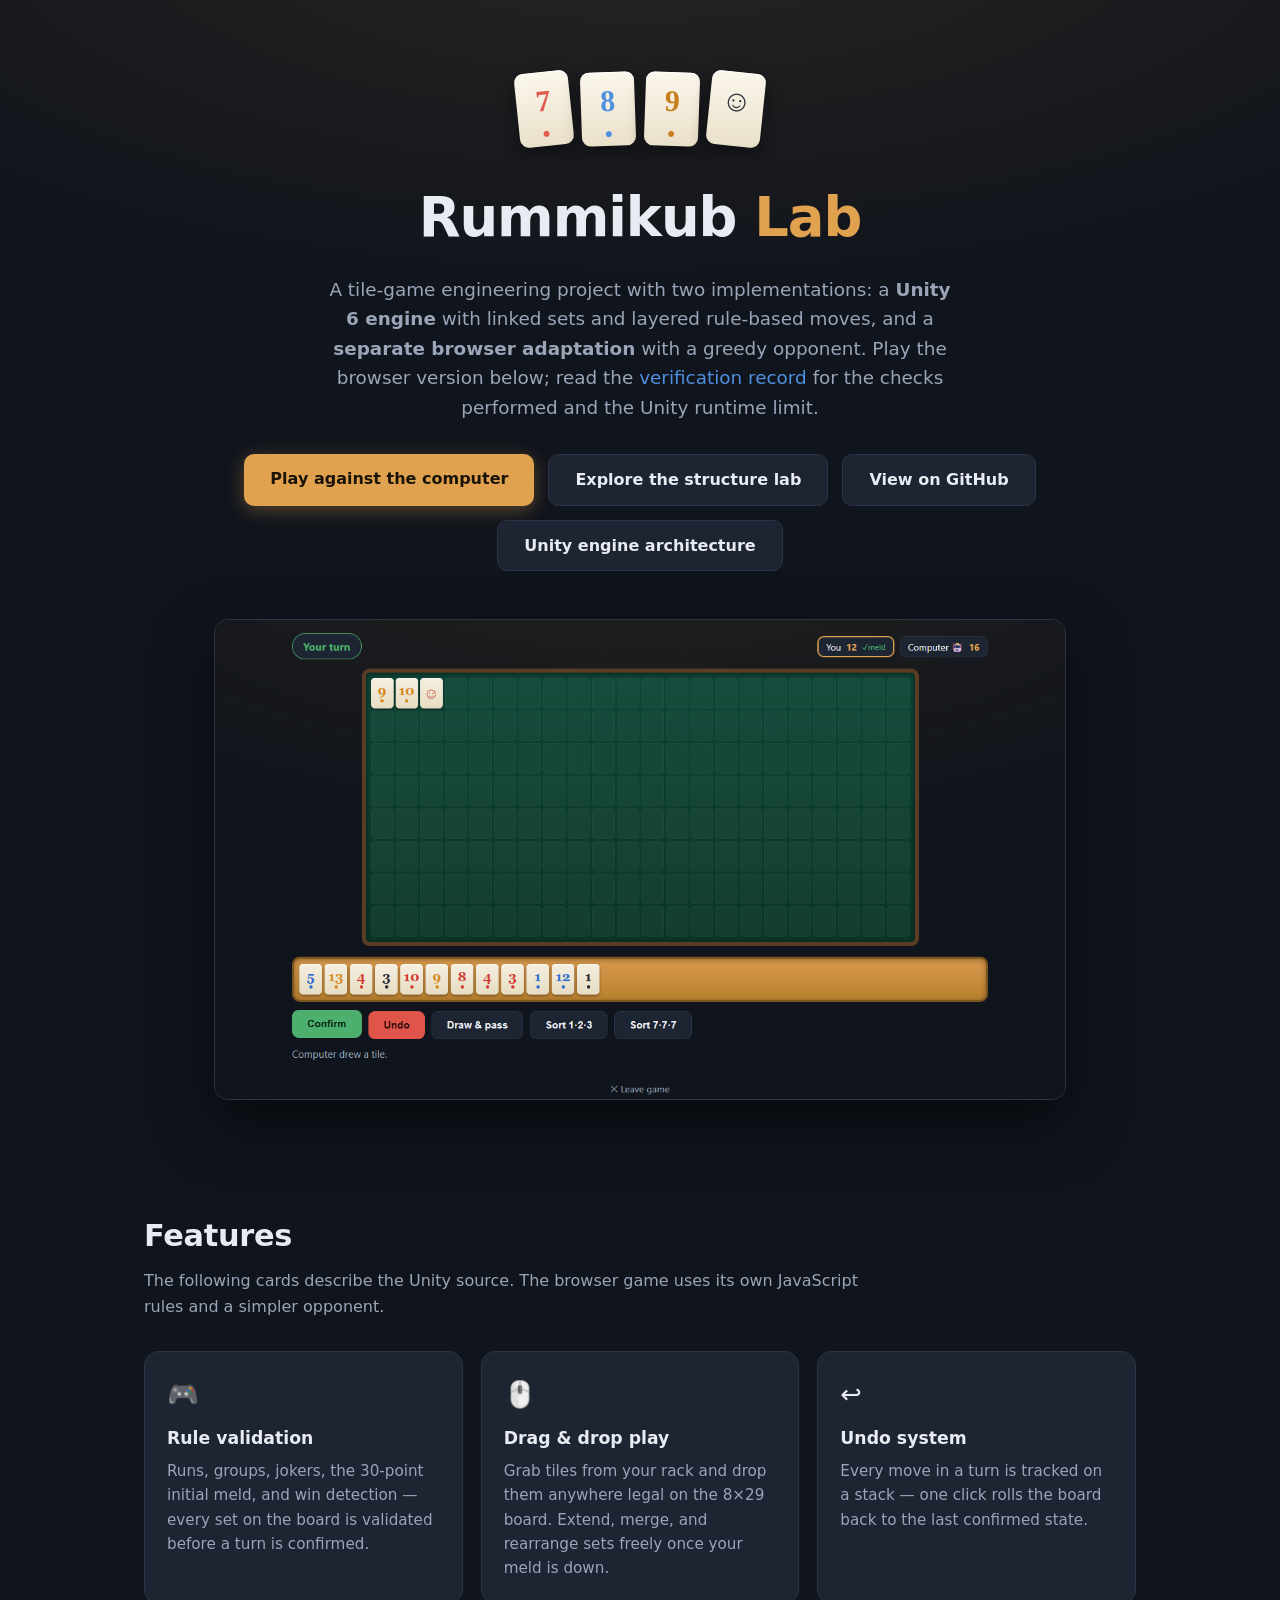
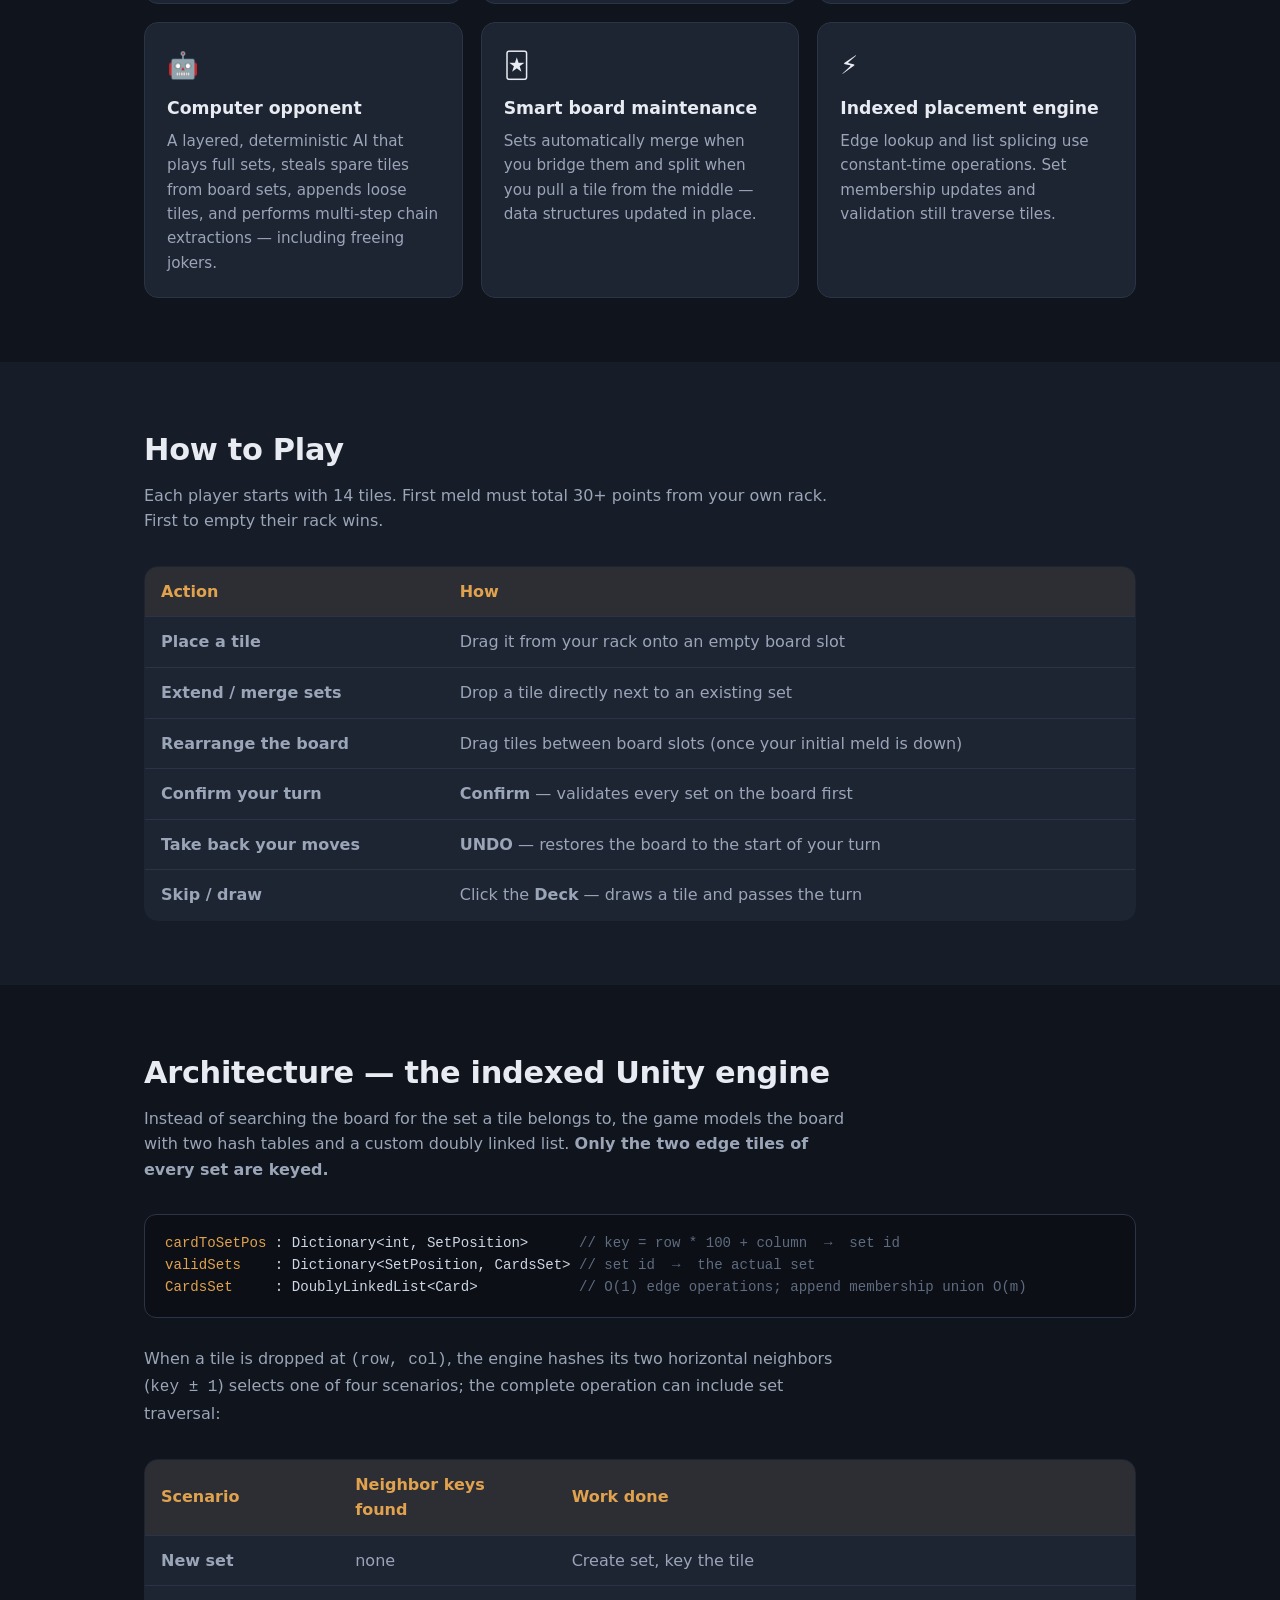
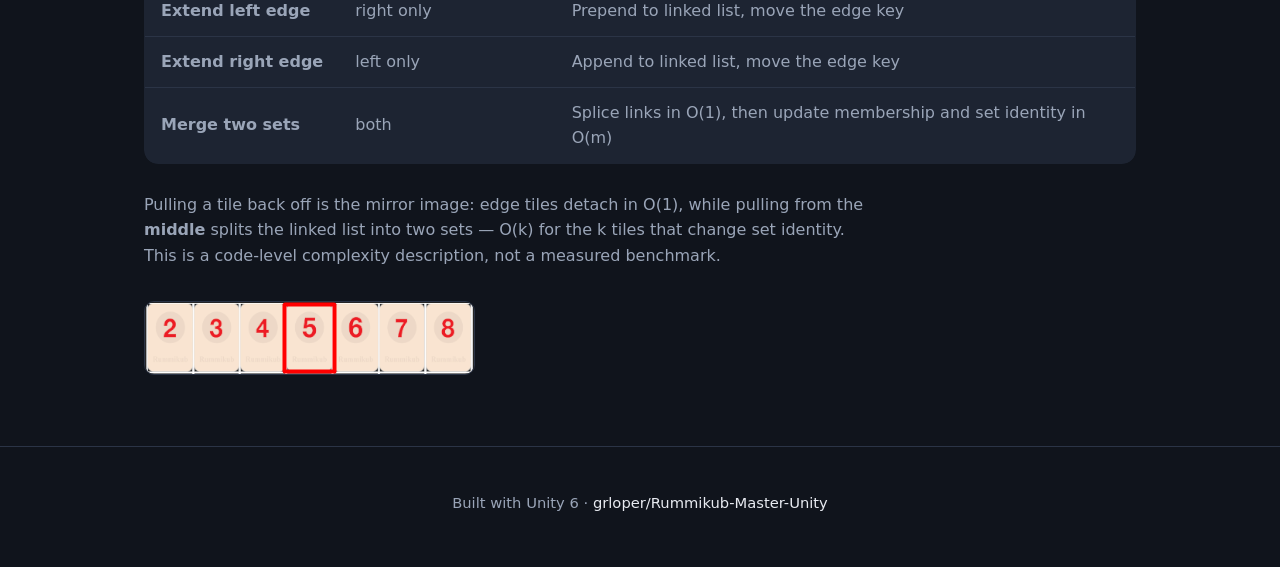
<file: docs/index.html>
<!DOCTYPE html>
<html lang="en">
<head>
<meta charset="UTF-8">
<meta name="viewport" content="width=device-width, initial-scale=1.0">
<title>Rummikub Lab | Unity engine and browser game</title>
<meta name="description" content="A Unity Rummikub project with a separate playable browser adaptation. See the verification record for tested rules and runtime limits.">
<meta property="og:title" content="Rummikub — Unity">
<meta property="og:description" content="A rule-based Unity engine and a separate greedy browser opponent. Source-derived architecture, repeatable checks, and an honest verification record.">
<meta property="og:image" content="https://grloper.github.io/Rummikub-Master-Unity/images/browser-verified.png">
<meta property="og:type" content="website">
<link rel="icon" href="data:image/svg+xml,&lt;svg xmlns='http://www.w3.org/2000/svg' viewBox='0 0 100 100'&gt;&lt;rect x='8' y='4' width='84' height='92' rx='14' fill='%23f5efe0'/&gt;&lt;text x='50' y='58' font-size='52' font-weight='bold' text-anchor='middle' fill='%23c0392b' font-family='Georgia,serif'&gt;7&lt;/text&gt;&lt;circle cx='50' cy='80' r='7' fill='%23c0392b'/&gt;&lt;/svg&gt;">
<style>
  :root {
    --bg: #10141c;
    --bg-soft: #171d28;
    --card: #1d2432;
    --line: #2b3446;
    --text: #e8ebf1;
    --muted: #9aa5b8;
    --tile: #f5efe0;
    --red: #e05a4e;
    --blue: #4e8fe0;
    --orange: #e0a24e;
    --black: #2e3440;
    --accent: #e0a24e;
  }
  * { margin: 0; padding: 0; box-sizing: border-box; }
  html { scroll-behavior: smooth; }
  body {
    background: var(--bg);
    color: var(--text);
    font-family: "Segoe UI", system-ui, -apple-system, Roboto, Helvetica, Arial, sans-serif;
    line-height: 1.6;
  }
  a { color: var(--blue); text-decoration: none; }
  a:hover { text-decoration: underline; }
  .wrap { max-width: 1040px; margin: 0 auto; padding: 0 24px; }

  header {
    padding: 72px 0 48px;
    background:
      radial-gradient(1000px 400px at 50% -100px, rgba(224,162,78,.12), transparent),
      var(--bg);
    text-align: center;
  }
  .tiles {
    display: flex; justify-content: center; gap: 10px; margin-bottom: 28px;
    perspective: 400px;
  }
  .tile {
    width: 54px; height: 74px; border-radius: 9px;
    background: linear-gradient(175deg, #fbf7ec, #e9e0c9);
    box-shadow: 0 6px 16px rgba(0,0,0,.45), inset 0 1px 0 #fff;
    display: flex; flex-direction: column; align-items: center; justify-content: center;
    font-family: Georgia, serif; font-size: 30px; font-weight: 700;
    transform: rotate(var(--r, 0deg));
  }
  .tile small { font-size: 14px; line-height: 1; margin-top: 2px; }
  .t-red { color: var(--red); }
  .t-blue { color: var(--blue); }
  .t-orange { color: #c77f1e; }
  .t-black { color: var(--black); }
  h1 { font-size: clamp(2.2rem, 6vw, 3.4rem); letter-spacing: -.02em; }
  h1 span { color: var(--accent); }
  .sub { color: var(--muted); font-size: 1.15rem; max-width: 640px; margin: 14px auto 0; }
  .cta { margin-top: 32px; display: flex; gap: 14px; justify-content: center; flex-wrap: wrap; }
  .btn {
    display: inline-block; padding: 12px 26px; border-radius: 10px; font-weight: 600;
    transition: transform .15s ease, box-shadow .15s ease;
  }
  .btn:hover { transform: translateY(-2px); text-decoration: none; }
  .btn-primary { background: var(--accent); color: #1a1408; box-shadow: 0 4px 18px rgba(224,162,78,.35); }
  .btn-ghost { border: 1px solid var(--line); color: var(--text); background: var(--card); }

  .shot { margin: 48px auto 0; max-width: 900px; padding: 0 24px; }
  .shot img {
    width: 100%; border-radius: 14px; border: 1px solid var(--line);
    box-shadow: 0 24px 60px rgba(0,0,0,.55); display: block;
  }

  section { padding: 64px 0; }
  section.alt { background: var(--bg-soft); }
  h2 { font-size: 1.9rem; margin-bottom: 8px; letter-spacing: -.01em; }
  .lead { color: var(--muted); margin-bottom: 32px; max-width: 720px; }

  .grid { display: grid; grid-template-columns: repeat(auto-fit, minmax(280px, 1fr)); gap: 18px; }
  .card {
    background: var(--card); border: 1px solid var(--line); border-radius: 14px; padding: 22px;
  }
  .card .ico { font-size: 1.6rem; }
  .card h3 { margin: 10px 0 6px; font-size: 1.08rem; }
  .card p { color: var(--muted); font-size: .95rem; }

  table { width: 100%; border-collapse: collapse; background: var(--card); border: 1px solid var(--line); border-radius: 14px; overflow: hidden; }
  th, td { padding: 12px 16px; text-align: left; border-bottom: 1px solid var(--line); }
  th { background: rgba(224,162,78,.08); color: var(--accent); font-weight: 600; }
  tr:last-child td { border-bottom: none; }
  td:first-child { white-space: nowrap; font-weight: 600; }
  td { color: var(--muted); }
  .table-scroll { overflow-x: auto; border-radius: 14px; }

  pre {
    background: #0c0f15; border: 1px solid var(--line); border-radius: 12px;
    padding: 18px 20px; overflow-x: auto; font-size: .88rem; line-height: 1.55;
    color: #cdd6e4;
  }
  code { font-family: ui-monospace, SFMono-Regular, Menlo, Consolas, monospace; }
  .k { color: var(--orange); }
  .c { color: #5f6b80; }

  footer { padding: 44px 0 56px; text-align: center; color: var(--muted); font-size: .92rem; border-top: 1px solid var(--line); }
  footer a { color: var(--text); }

  @media (max-width: 560px) {
    .tile { width: 42px; height: 58px; font-size: 22px; border-radius: 7px; }
    section { padding: 48px 0; }
  }
</style>
</head>
<body>

<header>
  <div class="wrap">
    <div class="tiles" aria-hidden="true">
      <div class="tile t-red"    style="--r:-6deg">7<small>●</small></div>
      <div class="tile t-blue"   style="--r:-2deg">8<small>●</small></div>
      <div class="tile t-orange" style="--r: 2deg">9<small>●</small></div>
      <div class="tile t-black"  style="--r: 6deg">☺<small>&nbsp;</small></div>
    </div>
    <h1>Rummikub <span>Lab</span></h1>
    <p class="sub">
      A tile-game engineering project with two implementations: a <strong>Unity 6 engine</strong>
      with linked sets and layered rule-based moves, and a <strong>separate browser adaptation</strong>
      with a greedy opponent. Play the browser version below; read the <a href="https://github.com/grloper/Rummikub-Master-Unity/blob/main/docs/VERIFICATION.md">verification record</a>
      for the checks performed and the Unity runtime limit.
    </p>
    <div class="cta">
      <a class="btn btn-primary" href="play/">Play against the computer</a>
      <a class="btn btn-ghost" href="play/lab.html">Explore the structure lab</a>
      <a class="btn btn-ghost" href="https://github.com/grloper/Rummikub-Master-Unity">View on GitHub</a>
      <a class="btn btn-ghost" href="#architecture">Unity engine architecture</a>
    </div>
  </div>
  <div class="shot">
    <img src="images/browser-verified.png" alt="Actual local browser capture after a committed opening meld; separate from the Unity app">
  </div>
</header>

<section>
  <div class="wrap">
    <h2>Features</h2>
    <p class="lead">The following cards describe the Unity source. The browser game uses its own JavaScript rules and a simpler opponent.</p>
    <div class="grid">
      <div class="card"><div class="ico">🎮</div><h3>Rule validation</h3><p>Runs, groups, jokers, the 30-point initial meld, and win detection — every set on the board is validated before a turn is confirmed.</p></div>
      <div class="card"><div class="ico">🖱️</div><h3>Drag &amp; drop play</h3><p>Grab tiles from your rack and drop them anywhere legal on the 8×29 board. Extend, merge, and rearrange sets freely once your meld is down.</p></div>
      <div class="card"><div class="ico">↩️</div><h3>Undo system</h3><p>Every move in a turn is tracked on a stack — one click rolls the board back to the last confirmed state.</p></div>
      <div class="card"><div class="ico">🤖</div><h3>Computer opponent</h3><p>A layered, deterministic AI that plays full sets, steals spare tiles from board sets, appends loose tiles, and performs multi-step chain extractions — including freeing jokers.</p></div>
      <div class="card"><div class="ico">🃏</div><h3>Smart board maintenance</h3><p>Sets automatically merge when you bridge them and split when you pull a tile from the middle — data structures updated in place.</p></div>
      <div class="card"><div class="ico">⚡</div><h3>Indexed placement engine</h3><p>Edge lookup and list splicing use constant-time operations. Set membership updates and validation still traverse tiles.</p></div>
    </div>
  </div>
</section>

<section class="alt">
  <div class="wrap">
    <h2>How to Play</h2>
    <p class="lead">Each player starts with 14 tiles. First meld must total 30+ points from your own rack. First to empty their rack wins.</p>
    <div class="table-scroll">
      <table>
        <tr><th>Action</th><th>How</th></tr>
        <tr><td>Place a tile</td><td>Drag it from your rack onto an empty board slot</td></tr>
        <tr><td>Extend / merge sets</td><td>Drop a tile directly next to an existing set</td></tr>
        <tr><td>Rearrange the board</td><td>Drag tiles between board slots (once your initial meld is down)</td></tr>
        <tr><td>Confirm your turn</td><td><strong>Confirm</strong> — validates every set on the board first</td></tr>
        <tr><td>Take back your moves</td><td><strong>UNDO</strong> — restores the board to the start of your turn</td></tr>
        <tr><td>Skip / draw</td><td>Click the <strong>Deck</strong> — draws a tile and passes the turn</td></tr>
      </table>
    </div>
  </div>
</section>

<section id="architecture">
  <div class="wrap">
    <h2>Architecture — the indexed Unity engine</h2>
    <p class="lead">
      Instead of searching the board for the set a tile belongs to, the game models the board with two
      hash tables and a custom doubly linked list. <strong>Only the two edge tiles of every set are keyed.</strong>
    </p>
<pre><code><span class="k">cardToSetPos</span> : Dictionary&lt;int, SetPosition&gt;      <span class="c">// key = row * 100 + column  →  set id</span>
<span class="k">validSets</span>    : Dictionary&lt;SetPosition, CardsSet&gt; <span class="c">// set id  →  the actual set</span>
<span class="k">CardsSet</span>     : DoublyLinkedList&lt;Card&gt;            <span class="c">// O(1) edge operations; append membership union O(m)</span></code></pre>
    <p class="lead" style="margin-top:28px">
      When a tile is dropped at <code>(row, col)</code>, the engine hashes its two horizontal neighbors
      (<code>key ± 1</code>) selects one of four scenarios; the complete operation can include set traversal:
    </p>
    <div class="table-scroll">
      <table>
        <tr><th>Scenario</th><th>Neighbor keys found</th><th>Work done</th></tr>
        <tr><td>New set</td><td>none</td><td>Create set, key the tile</td></tr>
        <tr><td>Extend left edge</td><td>right only</td><td>Prepend to linked list, move the edge key</td></tr>
        <tr><td>Extend right edge</td><td>left only</td><td>Append to linked list, move the edge key</td></tr>
        <tr><td><strong>Merge two sets</strong></td><td>both</td><td>Splice links in O(1), then update membership and set identity in O(m)</td></tr>
      </table>
    </div>
    <p class="lead" style="margin-top:28px">
      Pulling a tile back off is the mirror image: edge tiles detach in O(1), while pulling from the
      <strong>middle</strong> splits the linked list into two sets — O(k) for the k tiles that change set
      identity. This is a code-level complexity description, not a measured benchmark.
    </p>
    <img src="images/run-middle-insert.png" alt="A run of tiles being split by removing a middle tile"
         style="border-radius:10px; border:1px solid var(--line); max-width:100%; image-rendering:auto;">
  </div>
</section>

<footer>
  <div class="wrap">
    <p>Built with Unity 6 · <a href="https://github.com/grloper/Rummikub-Master-Unity">grloper/Rummikub-Master-Unity</a></p>
  </div>
</footer>

</body>
</html>
</file>
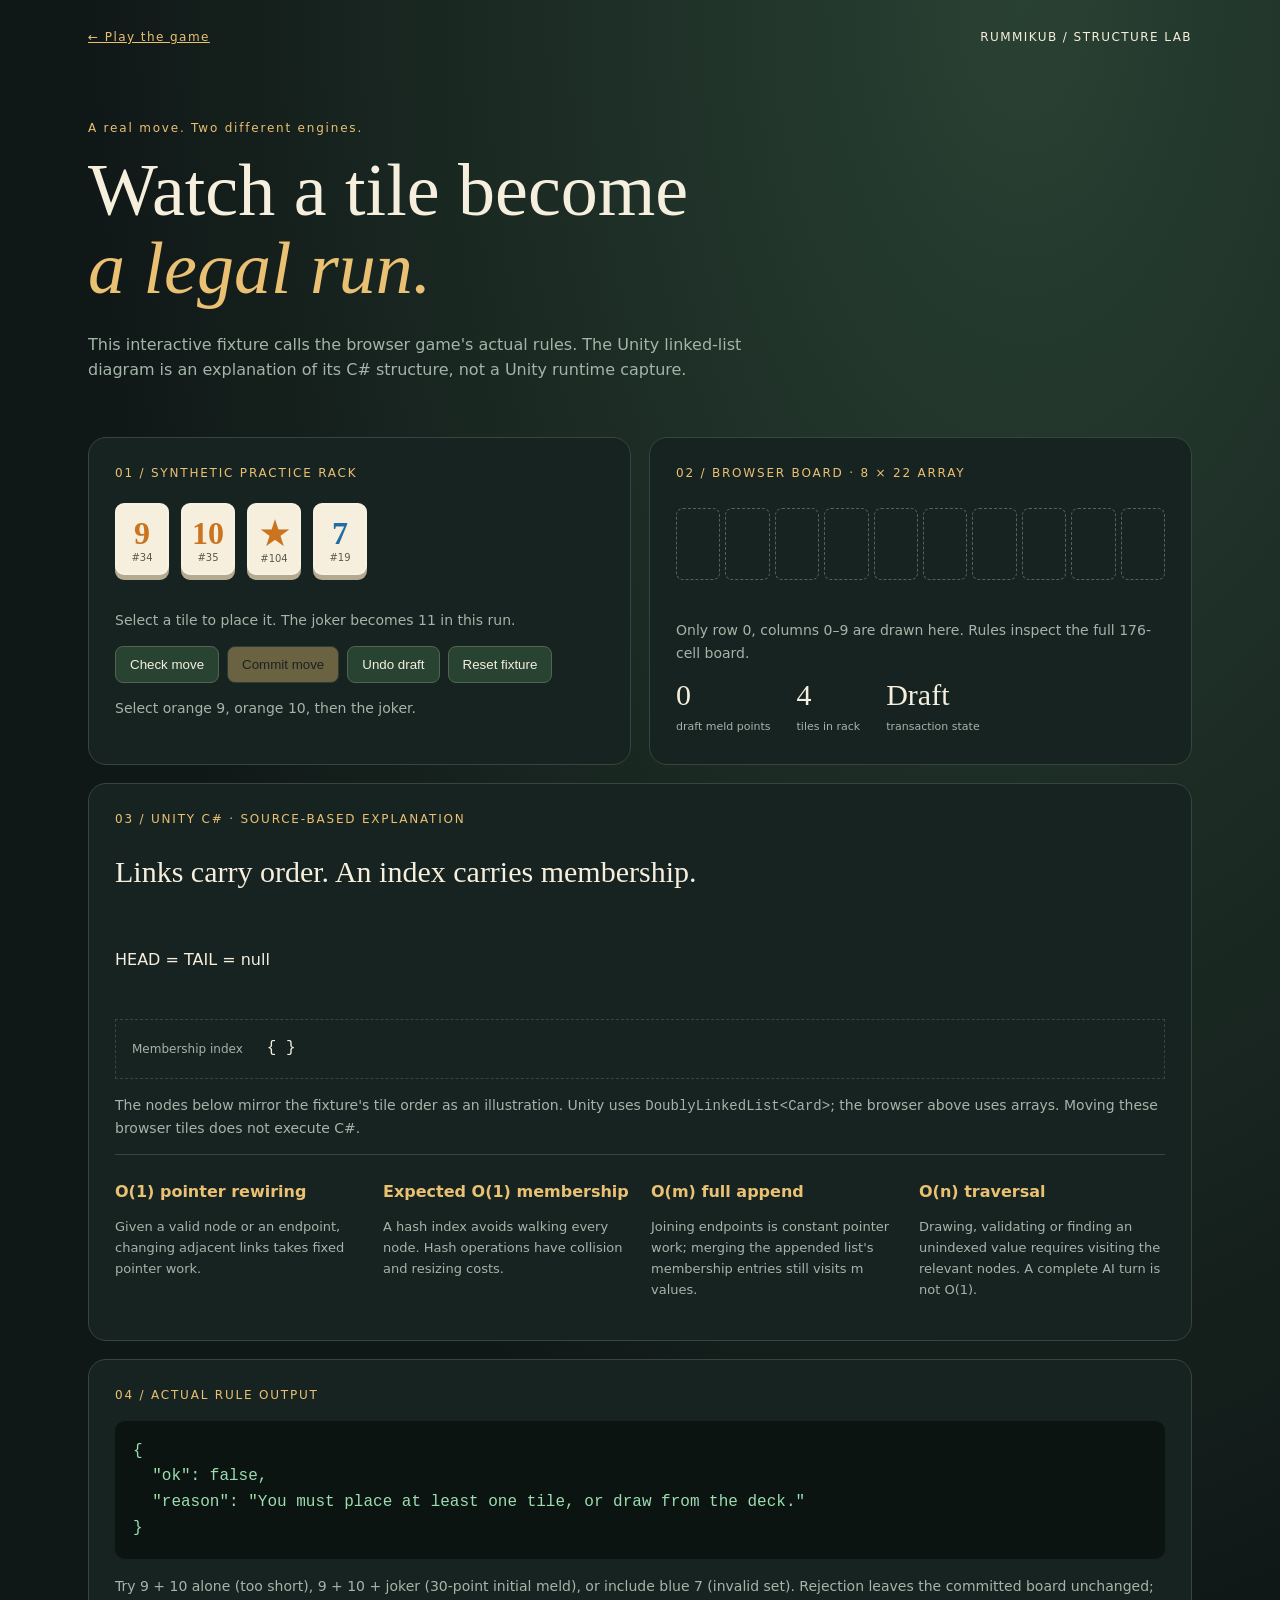
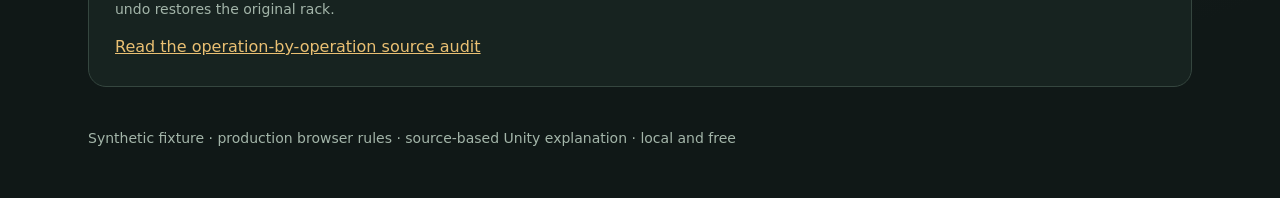
<file: docs/play/lab.html>
<!doctype html>
<html lang="en"><head><meta charset="utf-8"><meta name="viewport" content="width=device-width,initial-scale=1"><title>Rummikub Lab - Inside a move</title><link rel="icon" href="data:,"><link rel="stylesheet" href="lab.css"></head>
<body><main><nav><a href="index.html">&larr; Play the game</a><span>RUMMIKUB / STRUCTURE LAB</span></nav>
<header><p class="eyebrow">A real move. Two different engines.</p><h1>Watch a tile become<br><em>a legal run.</em></h1><p>This interactive fixture calls the browser game's actual rules. The Unity linked-list diagram is an explanation of its C# structure, not a Unity runtime capture.</p></header>
<section class="workbench"><div class="panel"><div class="label">01 / SYNTHETIC PRACTICE RACK</div><div id="rack" class="tiles"></div><p class="hint">Select a tile to place it. The joker becomes 11 in this run.</p><div class="actions"><button id="validate">Check move</button><button id="commit">Commit move</button><button id="undo">Undo draft</button><button id="reset">Reset fixture</button></div><p id="status" role="status" aria-live="polite"></p></div>
<div class="panel"><div class="label">02 / BROWSER BOARD · 8 × 22 ARRAY</div><div id="board" class="grid" aria-label="First ten cells of board row zero"></div><p class="hint">Only row 0, columns 0–9 are drawn here. Rules inspect the full 176-cell board.</p><div class="stats"><div><strong id="points">0</strong><span>draft meld points</span></div><div><strong id="remaining">4</strong><span>tiles in rack</span></div><div><strong id="phase">Draft</strong><span>transaction state</span></div></div></div></section>
<section class="panel"><div class="label">03 / UNITY C# · SOURCE-BASED EXPLANATION</div><h2>Links carry order. An index carries membership.</h2><div id="links" class="links"></div><div class="index"><span>Membership index</span><code id="membership">{ }</code></div><p>The nodes below mirror the fixture's tile order as an illustration. Unity uses <code>DoublyLinkedList&lt;Card&gt;</code>; the browser above uses arrays. Moving these browser tiles does not execute C#.</p><div class="costs"><article><b>O(1) pointer rewiring</b><p>Given a valid node or an endpoint, changing adjacent links takes fixed pointer work.</p></article><article><b>Expected O(1) membership</b><p>A hash index avoids walking every node. Hash operations have collision and resizing costs.</p></article><article><b>O(m) full append</b><p>Joining endpoints is constant pointer work; merging the appended list's membership entries still visits m values.</p></article><article><b>O(n) traversal</b><p>Drawing, validating or finding an unindexed value requires visiting the relevant nodes. A complete AI turn is not O(1).</p></article></div></section>
<section class="panel"><div class="label">04 / ACTUAL RULE OUTPUT</div><pre id="result"></pre><p>Try 9 + 10 alone (too short), 9 + 10 + joker (30-point initial meld), or include blue 7 (invalid set). Rejection leaves the committed board unchanged; undo restores the original rack.</p><a href="../DATA-STRUCTURES.md">Read the operation-by-operation source audit</a></section>
<footer>Synthetic fixture · production browser rules · source-based Unity explanation · local and free</footer></main><script src="game.js"></script><script src="lab.js"></script></body></html>
</file>
<file: docs/play/lab.css>
:root{color-scheme:dark;--bg:#101817;--panel:#172320;--line:#35463f;--cream:#f6efdd;--muted:#a3b5a9;--accent:#eac073}*{box-sizing:border-box}body{margin:0;background:radial-gradient(ellipse at 80% 0,#294133,transparent 65%),var(--bg);color:var(--cream);font:16px/1.6 system-ui,sans-serif}main{max-width:1160px;margin:auto;padding:28px}nav{display:flex;justify-content:space-between;gap:16px;font-size:12px;letter-spacing:.12em}a{color:var(--accent)}header{padding:60px 0 38px;max-width:820px}.eyebrow,.label{color:var(--accent);font-size:12px;letter-spacing:.15em}h1{font:clamp(38px,6vw,74px)/1.05 Georgia,serif;margin:14px 0 24px}h1 em{color:var(--accent);font-weight:normal}header p:last-child{color:var(--muted);max-width:690px}.workbench{display:grid;grid-template-columns:1fr 1fr;gap:18px}.panel{padding:26px;background:var(--panel);border:1px solid var(--line);border-radius:18px;margin-bottom:18px}h2{font:30px/1.2 Georgia,serif}.tiles{display:flex;gap:12px;min-height:98px;padding:20px 0}.tile{background:var(--cream);color:#ca7420;border:2px solid #fff3;border-radius:9px;min-width:54px;height:72px;font:bold 32px Georgia,serif;box-shadow:0 5px 0 #b6a991;animation:arrive .28s ease-out}.tile.blue{color:#246ca6}.tile small{display:block;font:10px system-ui;color:#625847}.tile:focus-visible,button:focus-visible{outline:3px solid #90d7ae;outline-offset:4px}button{cursor:pointer}.actions{display:flex;flex-wrap:wrap;gap:8px}.actions button{background:#294333;color:var(--cream);border:1px solid #52664e;border-radius:8px;padding:10px 14px}.actions button:disabled{opacity:.4;cursor:default}#commit{background:var(--accent);color:#172320}.hint,.panel>p,footer{color:var(--muted);font-size:14px}.grid{display:grid;grid-template-columns:repeat(10,1fr);gap:5px;padding:25px 0;overflow-x:auto}.cell{border:1px dashed #51645a;border-radius:7px;height:72px;min-width:34px;display:flex;align-items:center;justify-content:center}.cell .tile{min-width:34px;width:100%;font-size:25px;height:68px}.stats{display:flex;gap:26px;flex-wrap:wrap}.stats strong{display:block;font:30px Georgia,serif}.stats span{font-size:11px;color:var(--muted)}.links{display:flex;align-items:center;gap:12px;min-height:90px;overflow:auto}.node{padding:10px 18px;border:1px solid var(--accent);border-radius:8px;white-space:nowrap;animation:arrive .3s ease-out}.arrow{color:var(--accent)}.index{display:flex;gap:24px;align-items:center;padding:16px;border:1px dashed var(--line);margin:15px 0}.index span{font-size:12px;color:var(--muted)}.costs{display:grid;grid-template-columns:repeat(4,1fr);gap:22px;border-top:1px solid var(--line);padding-top:24px}.costs b{color:var(--accent)}.costs p{font-size:13px;color:var(--muted)}pre{background:#0b1410;padding:18px;border-radius:10px;white-space:pre-wrap;color:#9bddb1;min-height:100px}footer{padding:22px 0}@keyframes arrive{from{opacity:0;transform:translateY(12px)}to{opacity:1;transform:translateY(0)}}@media(max-width:760px){main{padding:16px}header{padding-top:35px}.workbench,.costs{grid-template-columns:1fr}.panel{padding:18px}nav span{display:none}.grid{gap:3px}.stats{gap:20px}}@media(prefers-reduced-motion:reduce){*{animation:none!important;scroll-behavior:auto!important}}
/* Grid children must shrink so the board scrolls inside its panel on narrow screens. */
.panel{min-width:0}.index{flex-wrap:wrap}.index code{overflow-wrap:anywhere}.tiles{flex-wrap:wrap}code{overflow-wrap:anywhere}
</file>
